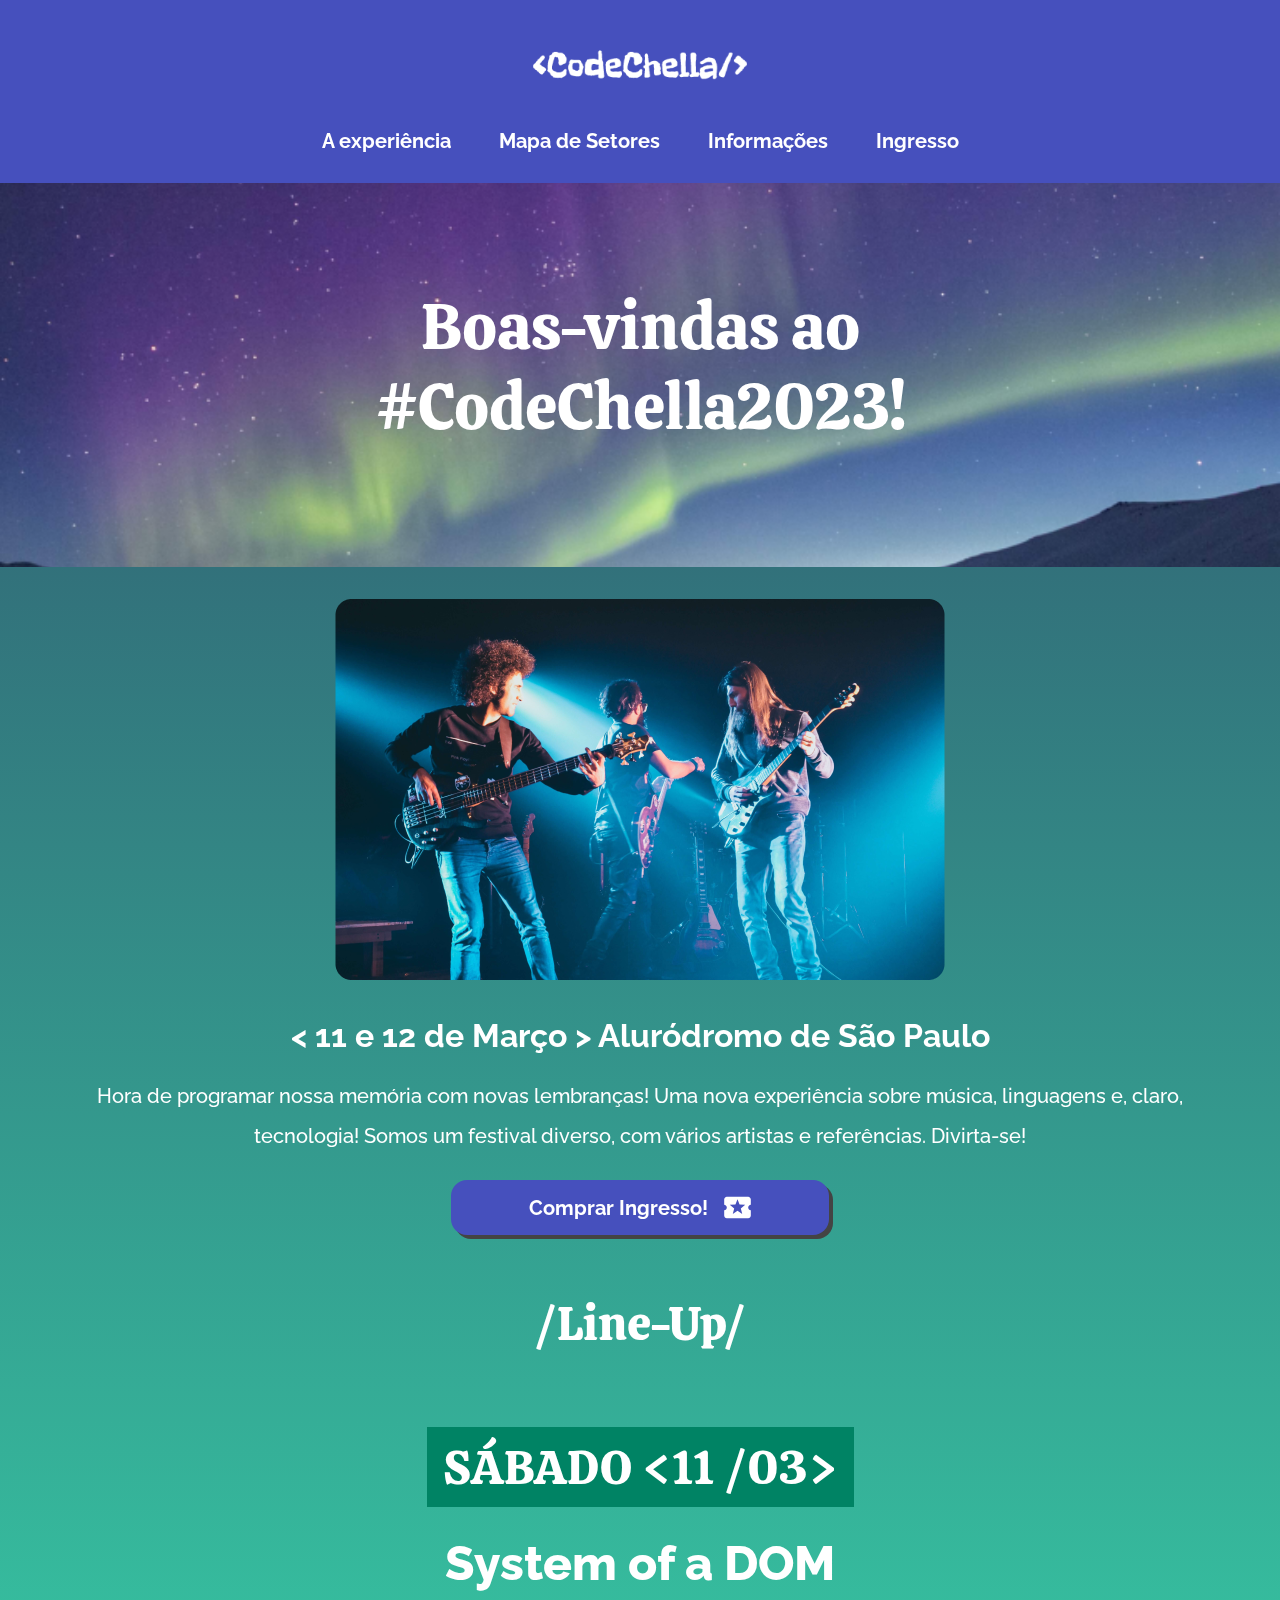
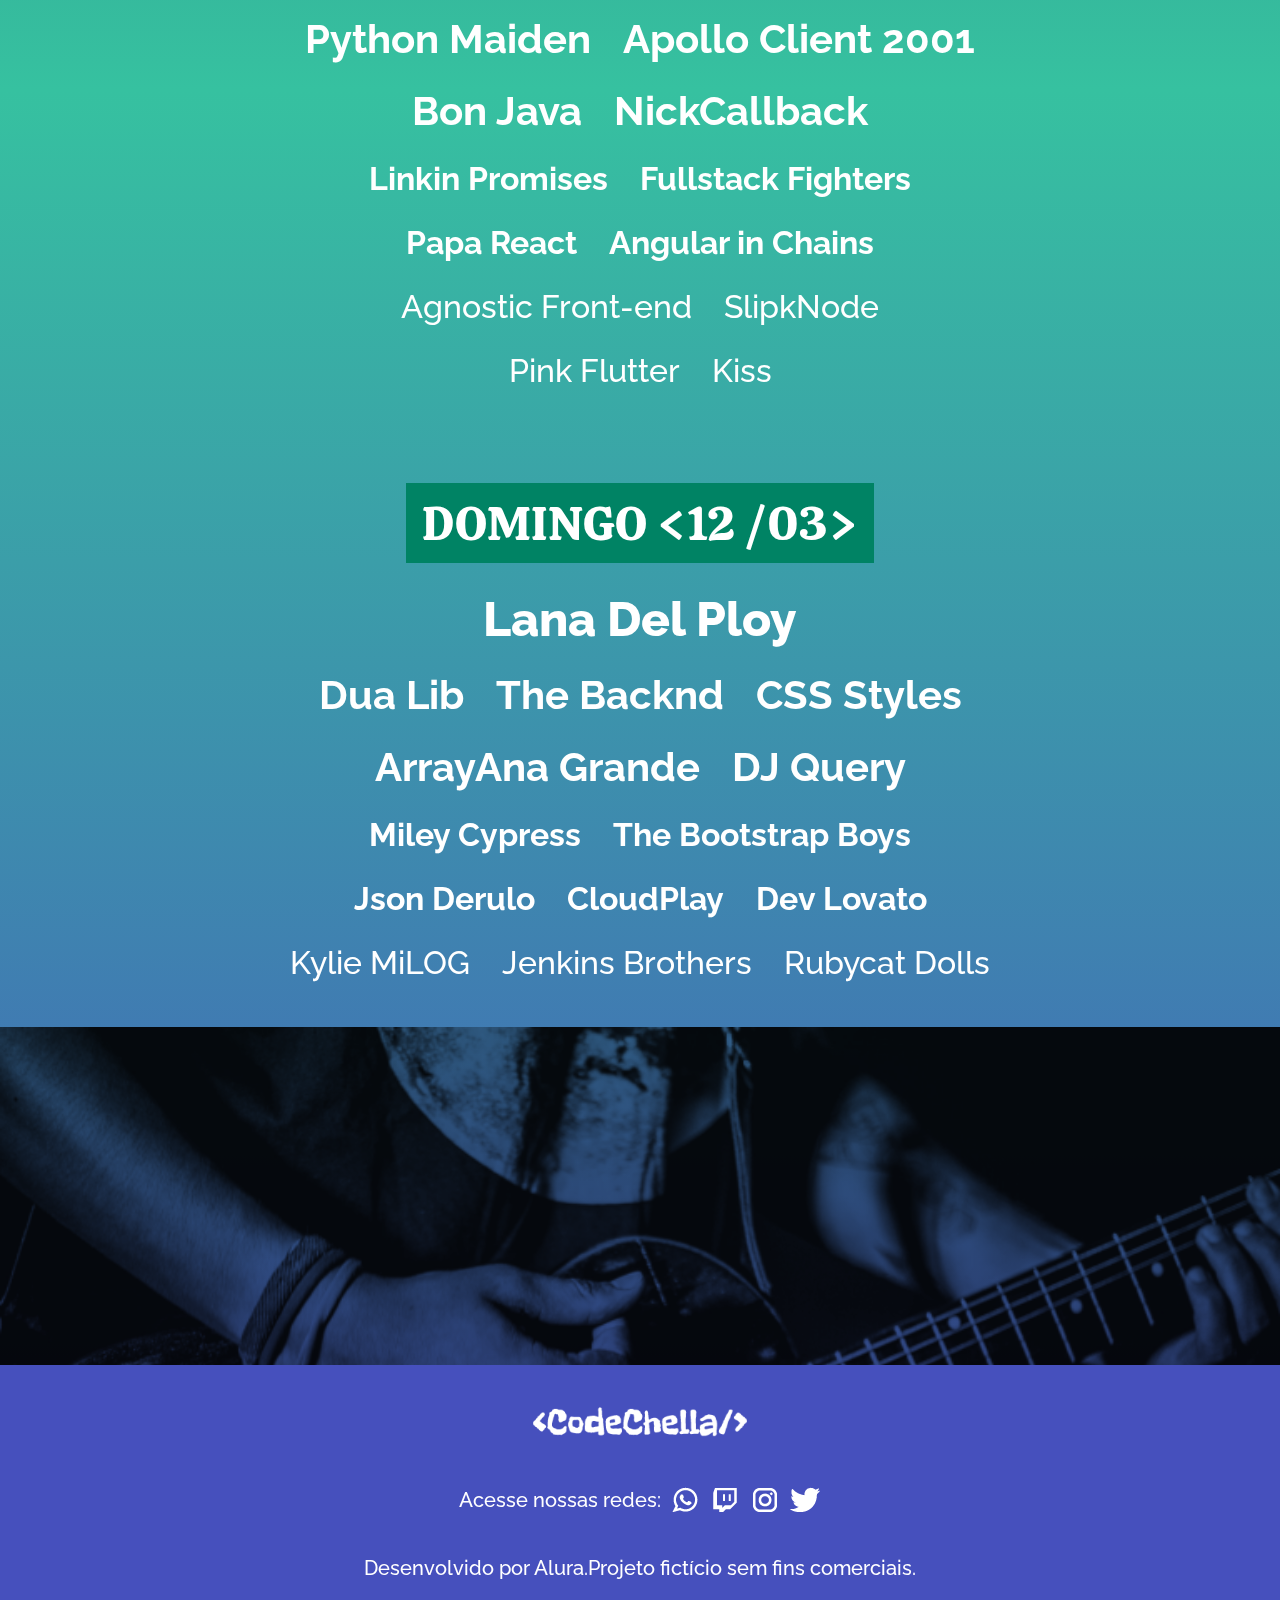
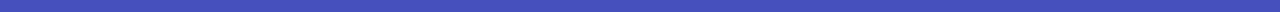
<file: index.html>
<!DOCTYPE html>
<html lang="pt-br">

<head>
    <meta charset="UTF-8">
    <meta http-equiv="X-UA-Compatible" content="IE=edge">
    <meta name="viewport" content="width=device-width, initial-scale=1.0">
    <title>Home</title>
    <link rel="stylesheet" href="style.css">
    <link rel="stylesheet" href="reset.css">
</head>

<body>
    <header class="cabecalho">
        <a href="index.html"><img class="cabecalho__logo" src="assets/mobile/logobranco.svg" alt="logo codechella"></a>
        <div class="menu">
            <input type="checkbox" id="botao-cabecalho" class="botao__cabecalho">
            <label for="botao-cabecalho">
                <span class="menu__hamburguer"></span>
            </label>
            <ul class="lista-menu">
                <li class="lista-menu__item">
                    <a class="lista-menu__link" href="pages/experiencia.html">A experiência</a>
                </li>
                <li class="lista-menu__item">
                    <a class="lista-menu__link" href="pages/mapasetores.html">Mapa de Setores</a>
                </li>
                <li class="lista-menu__item">
                    <a class="lista-menu__link" href="pages/informacoes.html">Informações</a>
                </li>
                <li class="lista-menu__item">
                    <a class="lista-menu__link" href="pages/ingresso.html">Ingresso</a>
                </li>
            </ul>
        </div>
    </header>

    <main>
        <section class="banner home">
            <div class="textos">
                <h2 class="banner__texto">Boas-vindas ao</h2>
                <h1 class="banner__texto">#CodeChella2023!</h1>
            </div>
        </section>

        <section class="container">
            <img class="container__imagem" src="assets/mobile/banner1.png" alt="imagem de uma banda tocando guitarra">
            <img src="assets/tablet/homepage1.png" alt="" class="container__imagemtablet">
            <img src="assets/desktop/imagem1.png" alt="" class="container__imagemdesktop">
            <div class="conteudo-home">
                <h2 class="container__titulo titulo-home">
                    < 11 e 12 de Março > Aluródromo de São Paulo
                </h2>
                <p class="container__texto texto-home">Hora de programar nossa memória com novas lembranças!
                    Uma nova experiência sobre música, linguagens e, claro, tecnologia! Somos um festival diverso,
                    com vários artistas e referências. Divirta-se!
                </p>
                <a href="pages/ingresso.html" class="container__botao">
                    <h3 class="botao__texto">Comprar Ingresso!</h3>
                    <img src="assets/mobile/ingresso.svg" alt="" class="botao__ico">
                </a>
            </div>
        </section>

        <section class="container__atracoes">
            <h2 class="atracoes__titulo">/Line-Up/</h2>

            <div class="atracoes">
                <h2 class="atracoes__subtitulo">SÁBADO <11 /03>
                </h2>

                <div class="atracoes__data">
                    <div class="atracao__primaria">
                        <h2>System of a DOM</h2>
                    </div>

                    <div class="secundarias">
                        <div class="atracao__divisoria">
                            <h5>Python Maiden</h5>
                            <h5>Apollo Client 2001</h5>
                        </div>

                        <div class="atracao__divisoria">
                            <h5>Bon Java</h5>
                            <h5>NickCallback</h5>
                        </div> 
                    </div>

                    <div class="terciarias">
                        <div class="atracao__divisoria">
                            <h5>Linkin Promises</h5>
                            <h5>Fullstack Fighters</h5>
                        </div>
    
                        <div class="atracao__divisoria">
                            <h5>Papa React</h5>
                            <h5>Angular in Chains</h5>
                        </div>
                    </div>

                    <div class="quartenarias">
                        <div class="atracao__divisoria">
                            <h5>Agnostic Front-end</h4>
                            <h5>SlipkNode</h4>
                        </div>
    
                        <div class="atracao__divisoria">
                            <h5>Pink Flutter</h5>
                            <h5>Kiss</h5>
                        </div>
                    </div>
                </div>
            </div>

            <div class="atracoes">
                <h2 class="atracoes__subtitulo">DOMINGO <12 /03>
                </h2>

                <div class="atracoes__data">
                    <div class="atracao__primaria">
                        <h2>Lana Del Ploy</h2>
                    </div>

                    <div class="secundarias">
                        <div class="atracao__divisoria">
                            <h5>Dua Lib</h5>
                            <h5>The Backnd</h5>
                            <h5>CSS Styles</h5>
                        </div>
                        <div class="atracao__divisoria">
                            <h5>ArrayAna Grande</h5>
                            <h5>DJ Query</h5>
                        </div>
                    </div>

                    <div class="terciarias">
                        <div class="atracao__divisoria">
                            <h6>Miley Cypress</h6>
                            <h6>The Bootstrap Boys</h6>
                        </div>

                        <div class="atracao__divisoria">
                            <h6>Json Derulo</h6>
                            <h6>CloudPlay</h6>
                            <h6>Dev Lovato</h6>
                        </div>
                    </div>

                    <div class="quartenarias">
                        <div class="atracao__divisoria">
                            <h4>Kylie MiLOG</h4>
                            <h4>Jenkins Brothers</h4>
                            <h4>Rubycat Dolls</h4>
                        </div>
                    </div>
                </div>
            </div>

            <div class="atracoes__imagem"></div>
        </section>


    </main>

    <footer class="rodape">
        <div class="rodape__redes-sociais">
            <img class="logo-desktop" src="assets/desktop/logobranco.svg" alt="logo codechella">
            <img class="logo"src="assets/mobile/logobranco.svg" alt="logo codechella">
            <div class="logos-sociais">
                <h3 class="texto__redes-sociais">Acesse nossas redes:</h3>
                <div class="redes-sociais">
                    <img class="rodape__logo" src="assets/mobile/wpp.png" alt="logo whatsapp">
                    <img class="rodape__logo" src="assets/mobile/twitch.png" alt="logo twitch">
                    <img class="rodape__logo" src="assets/mobile/instagram.svg" alt="logo instagram">
                    <img class="rodape__logo" src="assets/mobile/twitter.svg" alt="logo twitter">
                </div>
            </div>
        </div>

            <h3 class="rodape__copyright"><span class="textbreak">Desenvolvido por Alura.</span><span class="textbreak2">Projeto fictício sem fins comerciais.</span></h3>
    </footer>
</body>

</html>
</file>
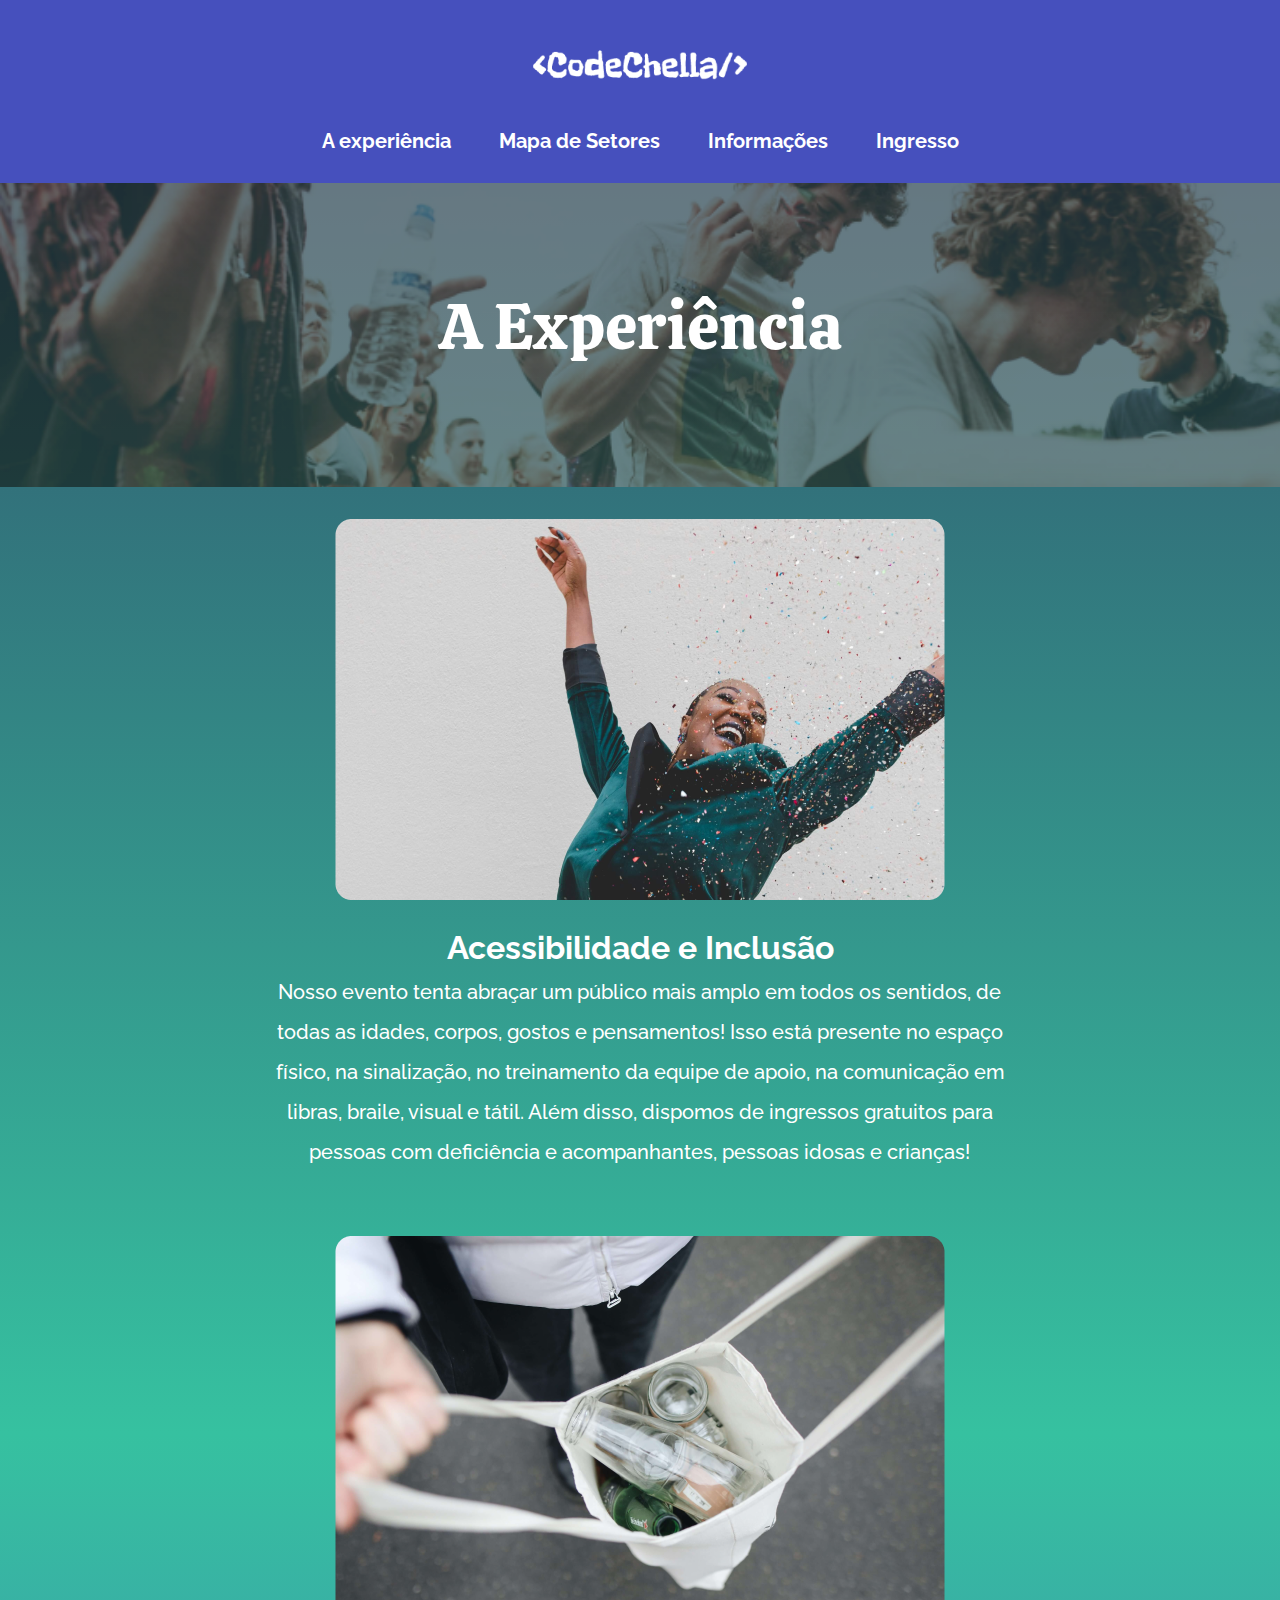
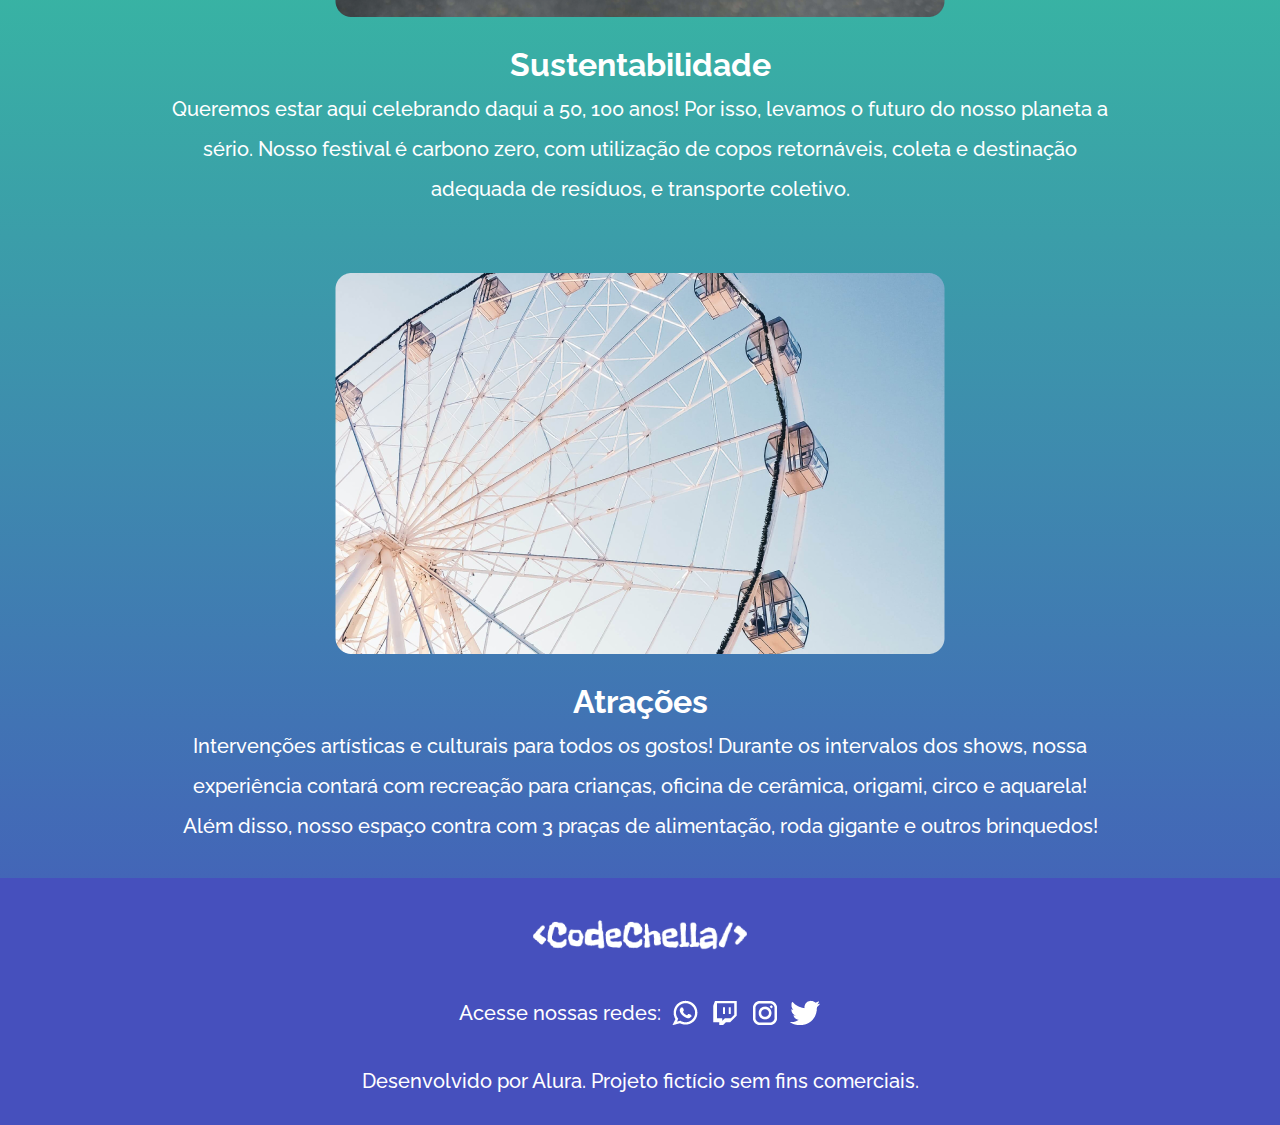
<file: pages/experiencia.html>
<!DOCTYPE html>
<html lang="pt-br">

<head>
    <meta charset="UTF-8">
    <meta http-equiv="X-UA-Compatible" content="IE=edge">
    <meta name="viewport" content="width=device-width, initial-scale=1.0">
    <title>Experiencia</title>
    <link rel="stylesheet" href="../style.css">
    <link rel="stylesheet" href="../reset.css">
</head>

<body>
    <header class="cabecalho">
        <a href="../index.html"><img class="cabecalho__logo" src="../assets/mobile/logobranco.svg" alt="logo codechella"></a>
        <div class="menu">
            <input type="checkbox" id="botao-cabecalho" class="botao__cabecalho">
            <label for="botao-cabecalho">
                <span class="menu__hamburguer"></span>
            </label>
            <ul class="lista-menu">
                <li class="lista-menu__item">
                    <a class="lista-menu__link" href="experiencia.html">A experiência</a>
                </li>
                <li class="lista-menu__item">
                    <a class="lista-menu__link" href="mapasetores.html">Mapa de Setores</a>
                </li>
                <li class="lista-menu__item">
                    <a class="lista-menu__link" href="informacoes.html">Informações</a>
                </li>
                <li class="lista-menu__item">
                    <a class="lista-menu__link" href="ingresso.html">Ingresso</a>
                </li>
            </ul>
        </div>
    </header>

    <main>
        <section class="banner experiencia">
            <div class="textos">
                <h2 class="banner__texto">A Experiência</h2>
            </div>
        </section>

        <section class="container">
            <img src="../assets/mobile/experiencia1.png" alt="" class="experiencia__imagem-mobile">
            <img src="../assets/tablet/experiencia1.png" alt="" class="experiencia__imagem-tablet">
            <div class="conteudo-experiencia">
                <h2 class="container__titulo titulo-experiencia">Acessibilidade e Inclusão</h2>
                <p class="container__texto texto-experiencia texto-teste">Nosso evento tenta abraçar um público mais amplo em todos
                    os sentidos, de
                    todas as idades, corpos, gostos e pensamentos! Isso está presente no espaço físico, na sinalização,
                    no treinamento da equipe de apoio, na comunicação em libras, braile, visual e tátil. Além disso,
                    dispomos de ingressos gratuitos para pessoas com deficiência e acompanhantes, pessoas idosas e
                    crianças!</p>
            </div>
        </section>

        <section class="container-direito">
            <img src="../assets/mobile/experiencia2.png" alt="" class="experiencia__imagem-mobile">
            <img src="../assets/tablet/experiencia2.png" alt="" class="experiencia__imagem-tablet">

            <div class="conteudo-experiencia direito">
                <h2 class="container__titulo titulo-experiencia">Sustentabilidade</h2>
                <p class="container__texto texto-experiencia">Queremos estar aqui celebrando daqui a 50, 100 anos! Por
                    isso, levamos o futuro do nosso planeta a sério. Nosso festival é carbono zero, com utilização de
                    copos retornáveis, coleta e destinação adequada de resíduos, e transporte coletivo.</p>
            </div>
        </section>

        <section class="container">
            <img src="../assets/mobile/experiencia3.png" alt="" class="experiencia__imagem-mobile">
            <img src="../assets/tablet/experiencia3.png" alt="" class="experiencia__imagem-tablet">

            <div class="conteudo-experiencia">
                <h2 class="container__titulo titulo-experiencia">Atrações</h2>
                <p class="container__texto texto-experiencia">Intervenções artísticas e culturais para todos os gostos!
                    Durante os intervalos dos shows, nossa experiência contará com recreação para crianças, oficina de
                    cerâmica, origami, circo e aquarela! Além disso, nosso espaço contra com 3 praças de alimentação,
                    roda gigante e outros brinquedos!</p>
            </div>
        </section>

    </main>

    <footer class="rodape">
        <div class="rodape__redes-sociais">
            <img class="logo-desktop" src="../assets/desktop/logobranco.svg" alt="logo codechella">
            <img class="logo" src="../assets/mobile/logobranco.svg" alt="logo codechella">
            <div class="logos-sociais">
                <h3 class="texto__redes-sociais">Acesse nossas redes:</h3>
                <div class="redes-sociais">
                    <img class="rodape__logo" src="../assets/mobile/wpp.png" alt="logo whatsapp">
                    <img class="rodape__logo" src="../assets/mobile/twitch.png" alt="logo twitch">
                    <img class="rodape__logo" src="../assets/mobile/instagram.svg" alt="logo instagram">
                    <img class="rodape__logo" src="../assets/mobile/twitter.svg" alt="logo twitter">
                </div>
            </div>
        </div>

        <h3 class="rodape__copyright"><span class="textbreak">Desenvolvido por Alura.</span><span class="textbreak2">
                Projeto fictício sem fins comerciais.</span></h3>
    </footer>
</body>

</html>
</file>
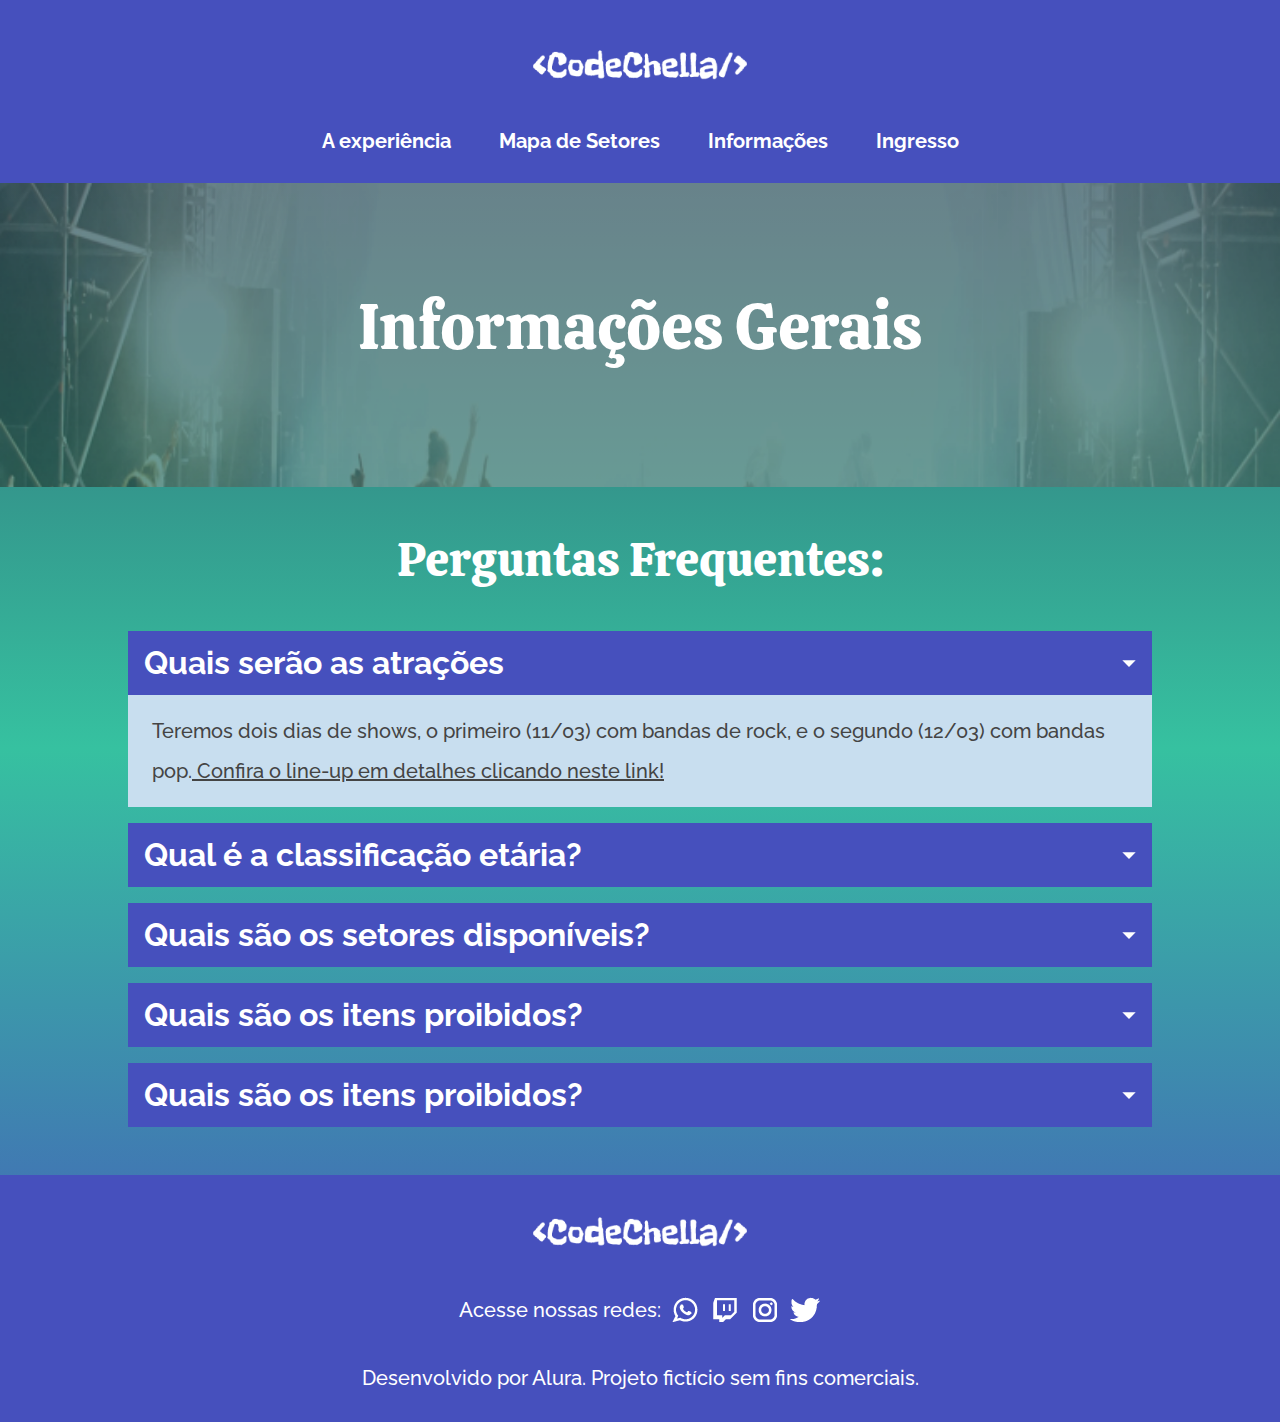
<file: pages/informacoes.html>
<!DOCTYPE html>
<html lang="pt-br">

<head>
    <meta charset="UTF-8">
    <meta http-equiv="X-UA-Compatible" content="IE=edge">
    <meta name="viewport" content="width=device-width, initial-scale=1.0">
    <title>Informações</title>
    <link rel="stylesheet" href="../style.css">
    <link rel="stylesheet" href="../reset.css">
</head>

<body>
    <header class="cabecalho">
        <a href="../index.html"><img class="cabecalho__logo" src="../assets/mobile/logobranco.svg" alt="logo codechella"></a>
        <div class="menu">
            <input type="checkbox" id="botao-cabecalho" class="botao__cabecalho">
            <label for="botao-cabecalho">
                <span class="menu__hamburguer"></span>
            </label>
            <ul class="lista-menu">
                <li class="lista-menu__item">
                    <a class="lista-menu__link" href="experiencia.html">A experiência</a>
                </li>
                <li class="lista-menu__item">
                    <a class="lista-menu__link" href="mapasetores.html">Mapa de Setores</a>
                </li>
                <li class="lista-menu__item">
                    <a class="lista-menu__link" href="informacoes.html">Informações</a>
                </li>
                <li class="lista-menu__item">
                    <a class="lista-menu__link" href="ingresso.html">Ingresso</a>
                </li>
            </ul>
        </div>
    </header>

    <main>
        <section class="banner informacoes">
            <div class="textos">
                <h2 class="banner__texto">Informações Gerais</h2>
            </div>
        </section>

        <section class="perguntas__frequentes">
            <div class="perguntas__titulo">
                <h2 class="perguntas-titulo">Perguntas Frequentes:</h2>
            </div>
            <div class="perguntas__container">
                <div class="divisao__perguntas">
                    <div class="divisao__perguntas-itens">
                        <div class="perguntas__texto">
                            <span class="perguntas">Quais serão as atrações</span>
                        </div>
                        <img src="../assets/mobile/arrow_drop_down.svg" alt="">
                    </div>
                    <p class="resposta">Teremos dois dias de shows, o primeiro (11/03) com bandas de rock, e o
                        segundo (12/03) com bandas pop.<span class="sublinhado"> Confira o line-up em detalhes clicando neste link!</span></p>
                </div>

                <div class="divisao__perguntas">
                    <div class="divisao__perguntas-itens">
                        <div class="perguntas__texto">
                            <span class="perguntas">Qual é a classificação etária?</span>
                        </div>
                        <img src="../assets/mobile/arrow_drop_down.svg" alt="">
                    </div>
                </div>

                <div class="divisao__perguntas">
                    <div class="divisao__perguntas-itens">
                        <div class="perguntas__texto">
                            <span class="perguntas">Quais são os setores disponíveis?</span>
                        </div>
                        <img src="../assets/mobile/arrow_drop_down.svg" alt="">
                    </div>
                </div>
                <div class="divisao__perguntas">
                    <div class="divisao__perguntas-itens">
                        <div class="perguntas__texto">
                            <span class="perguntas">Quais são os itens proibidos?</span>
                        </div>
                        <img src="../assets/mobile/arrow_drop_down.svg" alt="">
                    </div>
                </div>
                <div class="divisao__perguntas">
                    <div class="divisao__perguntas-itens">
                        <div class="perguntas__texto">
                            <span class="perguntas">Quais são os itens proibidos?</span>
                        </div>
                        <img src="../assets/mobile/arrow_drop_down.svg" alt="">
                    </div>
                </div>
        </section>
    </main>

    <footer class="rodape">
        <div class="rodape__redes-sociais">
            <img class="logo-desktop" src="../assets/desktop/logobranco.svg" alt="logo codechella">
            <img class="logo" src="../assets/mobile/logobranco.svg" alt="logo codechella">
            <div class="logos-sociais">
                <h3 class="texto__redes-sociais">Acesse nossas redes:</h3>
                <div class="redes-sociais">
                    <img class="rodape__logo" src="../assets/mobile/wpp.png" alt="logo whatsapp">
                    <img class="rodape__logo" src="../assets/mobile/twitch.png" alt="logo twitch">
                    <img class="rodape__logo" src="../assets/mobile/instagram.svg" alt="logo instagram">
                    <img class="rodape__logo" src="../assets/mobile/twitter.svg" alt="logo twitter">
                </div>
            </div>
        </div>

        <h3 class="rodape__copyright"><span class="textbreak">Desenvolvido por Alura.</span><span class="textbreak2">
                Projeto fictício sem fins comerciais.</span></h3>
    </footer>
</body>

</html>
</file>
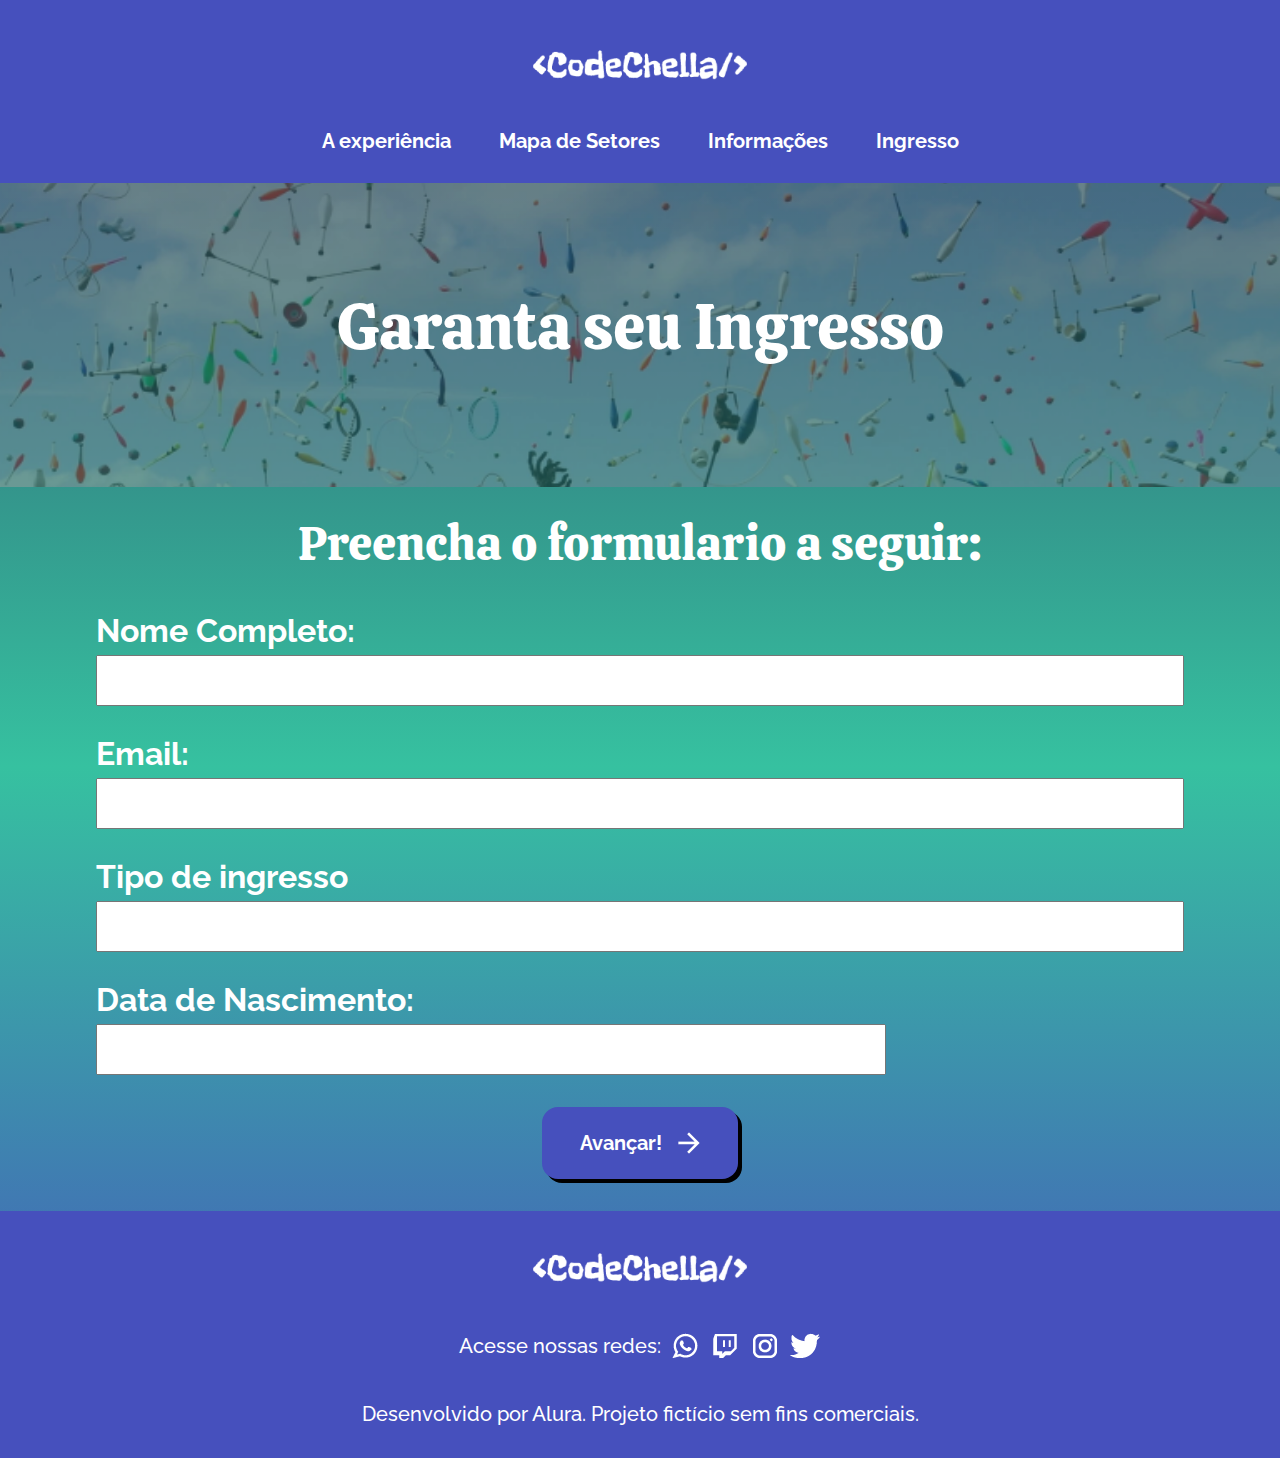
<file: pages/ingresso.html>
<!DOCTYPE html>
<html lang="pt-br">

<head>
    <meta charset="UTF-8">
    <meta http-equiv="X-UA-Compatible" content="IE=edge">
    <meta name="viewport" content="width=device-width, initial-scale=1.0">
    <title>Garanta seu ingresso!</title>
    <link rel="stylesheet" href="../style.css">
    <link rel="stylesheet" href="../reset.css">
</head>

<body>
    <header class="cabecalho">
        <a href="../index.html"><img class="cabecalho__logo" src="../assets/mobile/logobranco.svg" alt="logo codechella"></a>
        <div class="menu">
            <input type="checkbox" id="botao-cabecalho" class="botao__cabecalho">
            <label for="botao-cabecalho">
                <span class="menu__hamburguer"></span>
            </label>
            <ul class="lista-menu">
                <li class="lista-menu__item">
                    <a class="lista-menu__link" href="experiencia.html">A experiência</a>
                </li>
                <li class="lista-menu__item">
                    <a class="lista-menu__link" href="mapasetores.html">Mapa de Setores</a>
                </li>
                <li class="lista-menu__item">
                    <a class="lista-menu__link" href="informacoes.html">Informações</a>
                </li>
                <li class="lista-menu__item">
                    <a class="lista-menu__link" href="ingresso.html">Ingresso</a>
                </li>
            </ul>
        </div>
    </header>

    <main>
        <section class="banner ingresso">
            <div class="textos">
                <h2 class="banner__texto">Garanta seu Ingresso</h2>
            </div>
        </section>

        <section class="formulario">
                <h2 class="formulario__titulo">Preencha o formulario a seguir:</h2>
                <div class="formulario__container">
                    <div class="espaco__form">
                        <h2 class="tamanho-texto">Nome Completo:</h2>
                        <input type="text" class="nomeinput">
                    </div>
                    <div class="espaco__form">
                        <h2 class="tamanho-texto">Email:</h2>
                        <input type="text" class="emailinput">
                    </div>

                    <div class="divisao__form">
                        <div class="espaco__form">
                            <h2 class="tamanho-texto">Tipo de ingresso</h2>
                            <input list="tipoingressos" class="tipoingressoinput">
                        </div>
                        <div class="espaco__form">
                            <h2 class="tamanho-texto">Data de Nascimento:</h2>
                            <input type="text" class="dateinput">
                        </div>
                    </div>
                        <a href="ingressocomprado.html" class="avancar">
                            <h2 class="avancartexto">Avançar!</h2>
                            <img src="../assets/mobile/setinha.png" alt="setinha para o lado">
                        </a>
                </div>
        </section>

    </main>
    <footer class="rodape">
        <div class="rodape__redes-sociais">
            <img class="logo-desktop" src="../assets/desktop/logobranco.svg" alt="logo codechella">
            <img class="logo" src="../assets/mobile/logobranco.svg" alt="logo codechella">
            <div class="logos-sociais">
                <h3 class="texto__redes-sociais">Acesse nossas redes:</h3>
                <div class="redes-sociais">
                    <img class="rodape__logo" src="../assets/mobile/wpp.png" alt="logo whatsapp">
                    <img class="rodape__logo" src="../assets/mobile/twitch.png" alt="logo twitch">
                    <img class="rodape__logo" src="../assets/mobile/instagram.svg" alt="logo instagram">
                    <img class="rodape__logo" src="../assets/mobile/twitter.svg" alt="logo twitter">
                </div>
            </div>
        </div>

        <h3 class="rodape__copyright"><span class="textbreak">Desenvolvido por Alura.</span><span class="textbreak2">
                Projeto fictício sem fins comerciais.</span></h3>
    </footer>
</body>
</html>
</file>
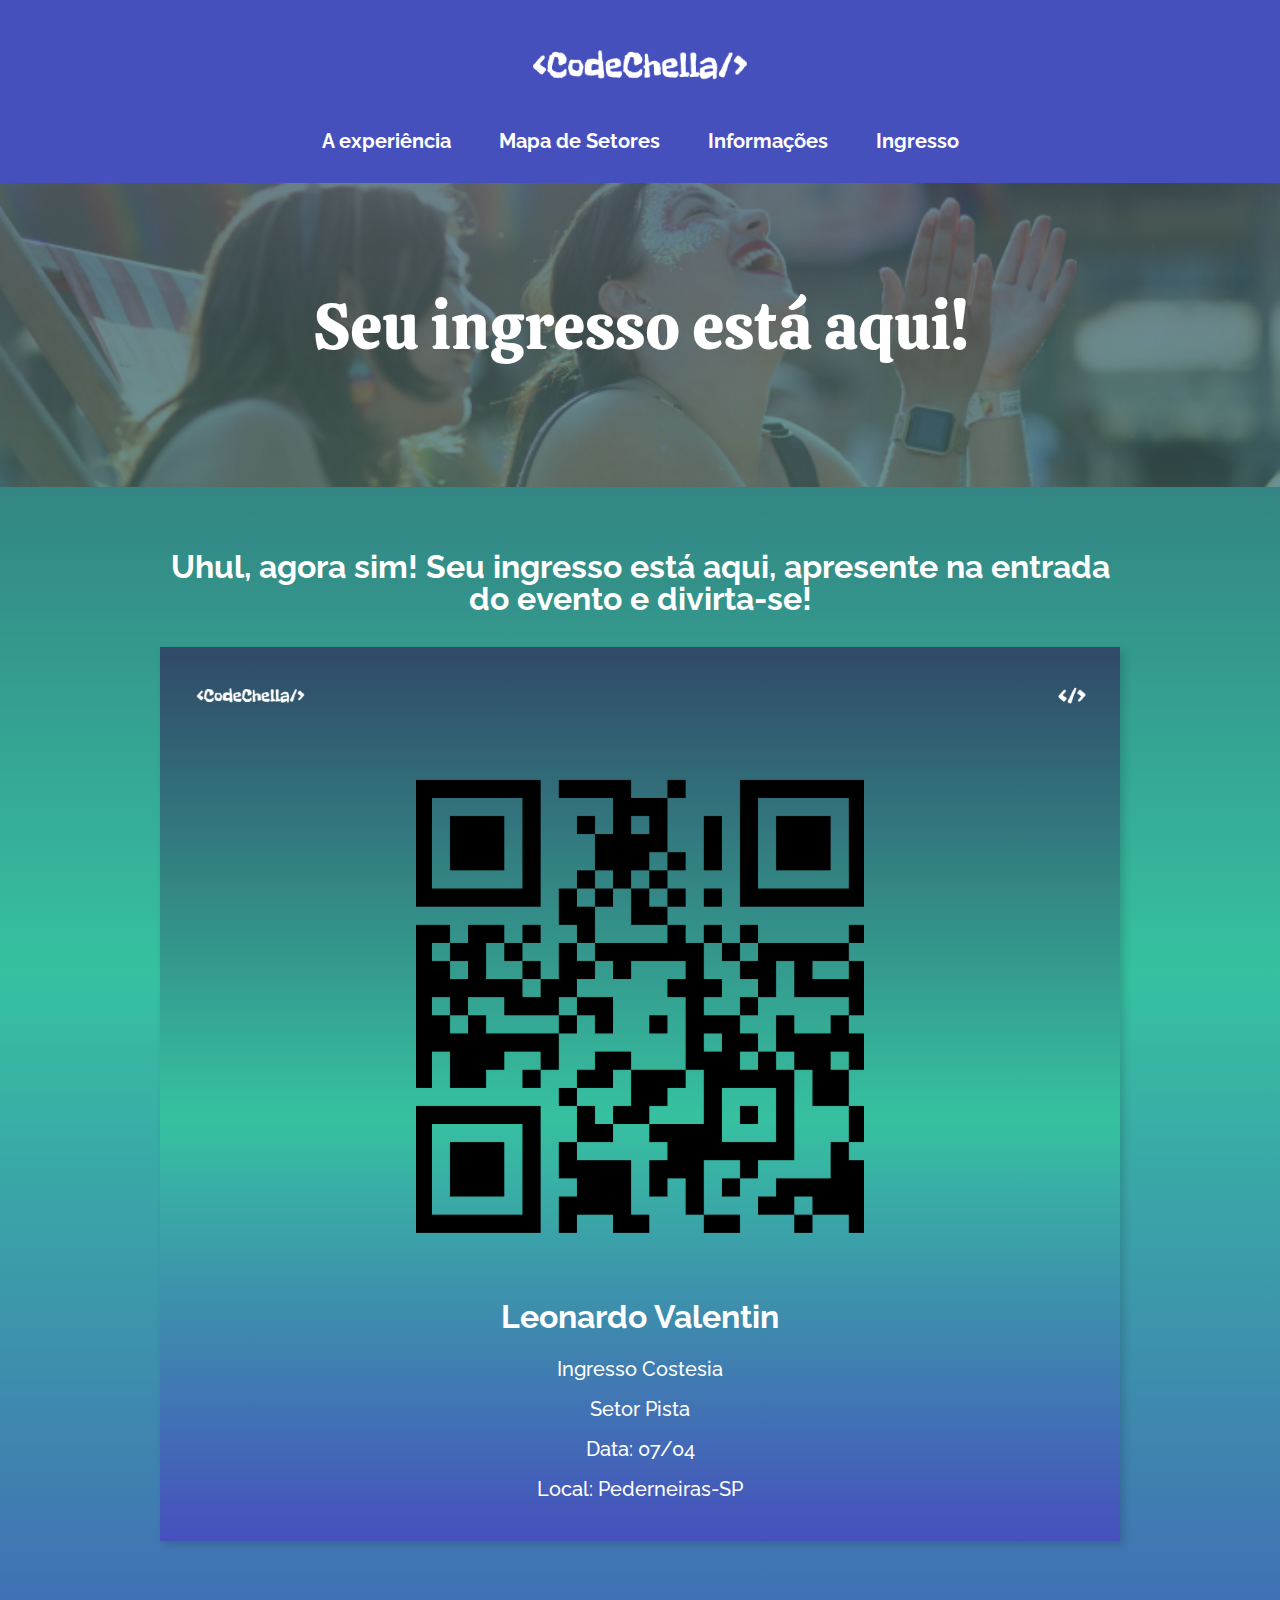
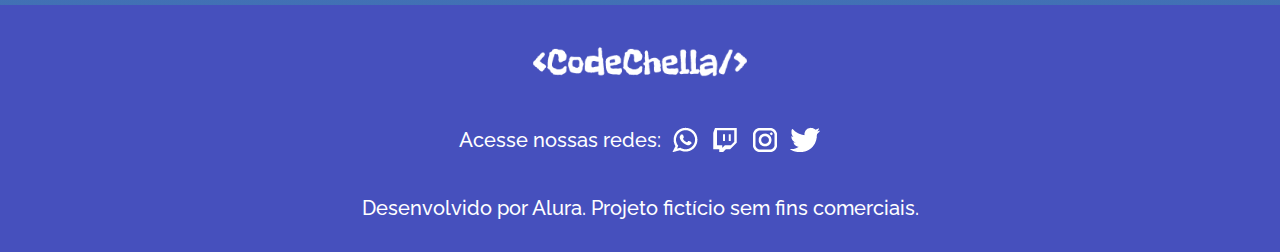
<file: pages/ingressocomprado.html>
<!DOCTYPE html>
<html lang="pt-br">

<head>
    <meta charset="UTF-8">
    <meta http-equiv="X-UA-Compatible" content="IE=edge">
    <meta name="viewport" content="width=device-width, initial-scale=1.0">
    <title>Garanta seu ingresso!</title>
    <link rel="stylesheet" href="../style.css">
    <link rel="stylesheet" href="../reset.css">
</head>

<body>
    <header class="cabecalho">
        <a href="../index.html"><img class="cabecalho__logo" src="../assets/mobile/logobranco.svg" alt="logo codechella"></a>
        <div class="menu">
            <input type="checkbox" id="botao-cabecalho" class="botao__cabecalho">
            <label for="botao-cabecalho">
                <span class="menu__hamburguer"></span>
            </label>
            <ul class="lista-menu">
                <li class="lista-menu__item">
                    <a class="lista-menu__link" href="experiencia.html">A experiência</a>
                </li>
                <li class="lista-menu__item">
                    <a class="lista-menu__link" href="mapasetores.html">Mapa de Setores</a>
                </li>
                <li class="lista-menu__item">
                    <a class="lista-menu__link" href="informacoes.html">Informações</a>
                </li>
                <li class="lista-menu__item">
                    <a class="lista-menu__link" href="ingresso.html">Ingresso</a>
                </li>
            </ul>
        </div>
    </header>

    <main>
        <section class="banner ingressocomprado">
            <div class="textos">
                <h2 class="banner__texto">Seu ingresso está aqui!</h2>
            </div>
        </section>

        <section class="conteudodoqrcode">
            <h2 class="titulo__inicial">Uhul, agora sim! Seu ingresso está aqui, apresente na entrada do evento e divirta-se!</h2>

            <div class="card__principal">

                <div class="logos__qrcode">
                    <img class="logo-qrcode" src="../assets/mobile/logobranco.svg" alt="logo codechella">
                    <img class="logo-qrcode" src="../assets/mobile/simboloingresso.svg" alt="" class="hashtag">
                </div>

                <div class="card__conteudo">

                    <img src="../assets/mobile/qrcode.svg" alt="" class="qrcode-image">

                    <div class="card__itens">

                        <h2 class="card__itens-titulo">Leonardo Valentin</h2>

                        <ul class="card__itens-menu">
                            <li class="card__menu-itens">Ingresso Costesia</li>
                            <li class="card__menu-itens">Setor Pista</li>
                            <li class="card__menu-itens">Data: 07/04</li>
                            <li class="card__menu-itens">Local: Pederneiras-SP</li>
                        </ul>

                    </div>
                </div>

            </div>
        </section>
    </main>

    <footer class="rodape">
        <div class="rodape__redes-sociais">
            <img class="logo-desktop" src="../assets/desktop/logobranco.svg" alt="logo codechella">
            <img class="logo" src="../assets/mobile/logobranco.svg" alt="logo codechella">
            <div class="logos-sociais">
                <h3 class="texto__redes-sociais">Acesse nossas redes:</h3>
                <div class="redes-sociais">
                    <img class="rodape__logo" src="../assets/mobile/wpp.png" alt="logo whatsapp">
                    <img class="rodape__logo" src="../assets/mobile/twitch.png" alt="logo twitch">
                    <img class="rodape__logo" src="../assets/mobile/instagram.svg" alt="logo instagram">
                    <img class="rodape__logo" src="../assets/mobile/twitter.svg" alt="logo twitter">
                </div>
            </div>
        </div>

        <h3 class="rodape__copyright"><span class="textbreak">Desenvolvido por Alura.</span><span class="textbreak2">
                Projeto fictício sem fins comerciais.</span></h3>
    </footer>
</body>
</html>
</file>
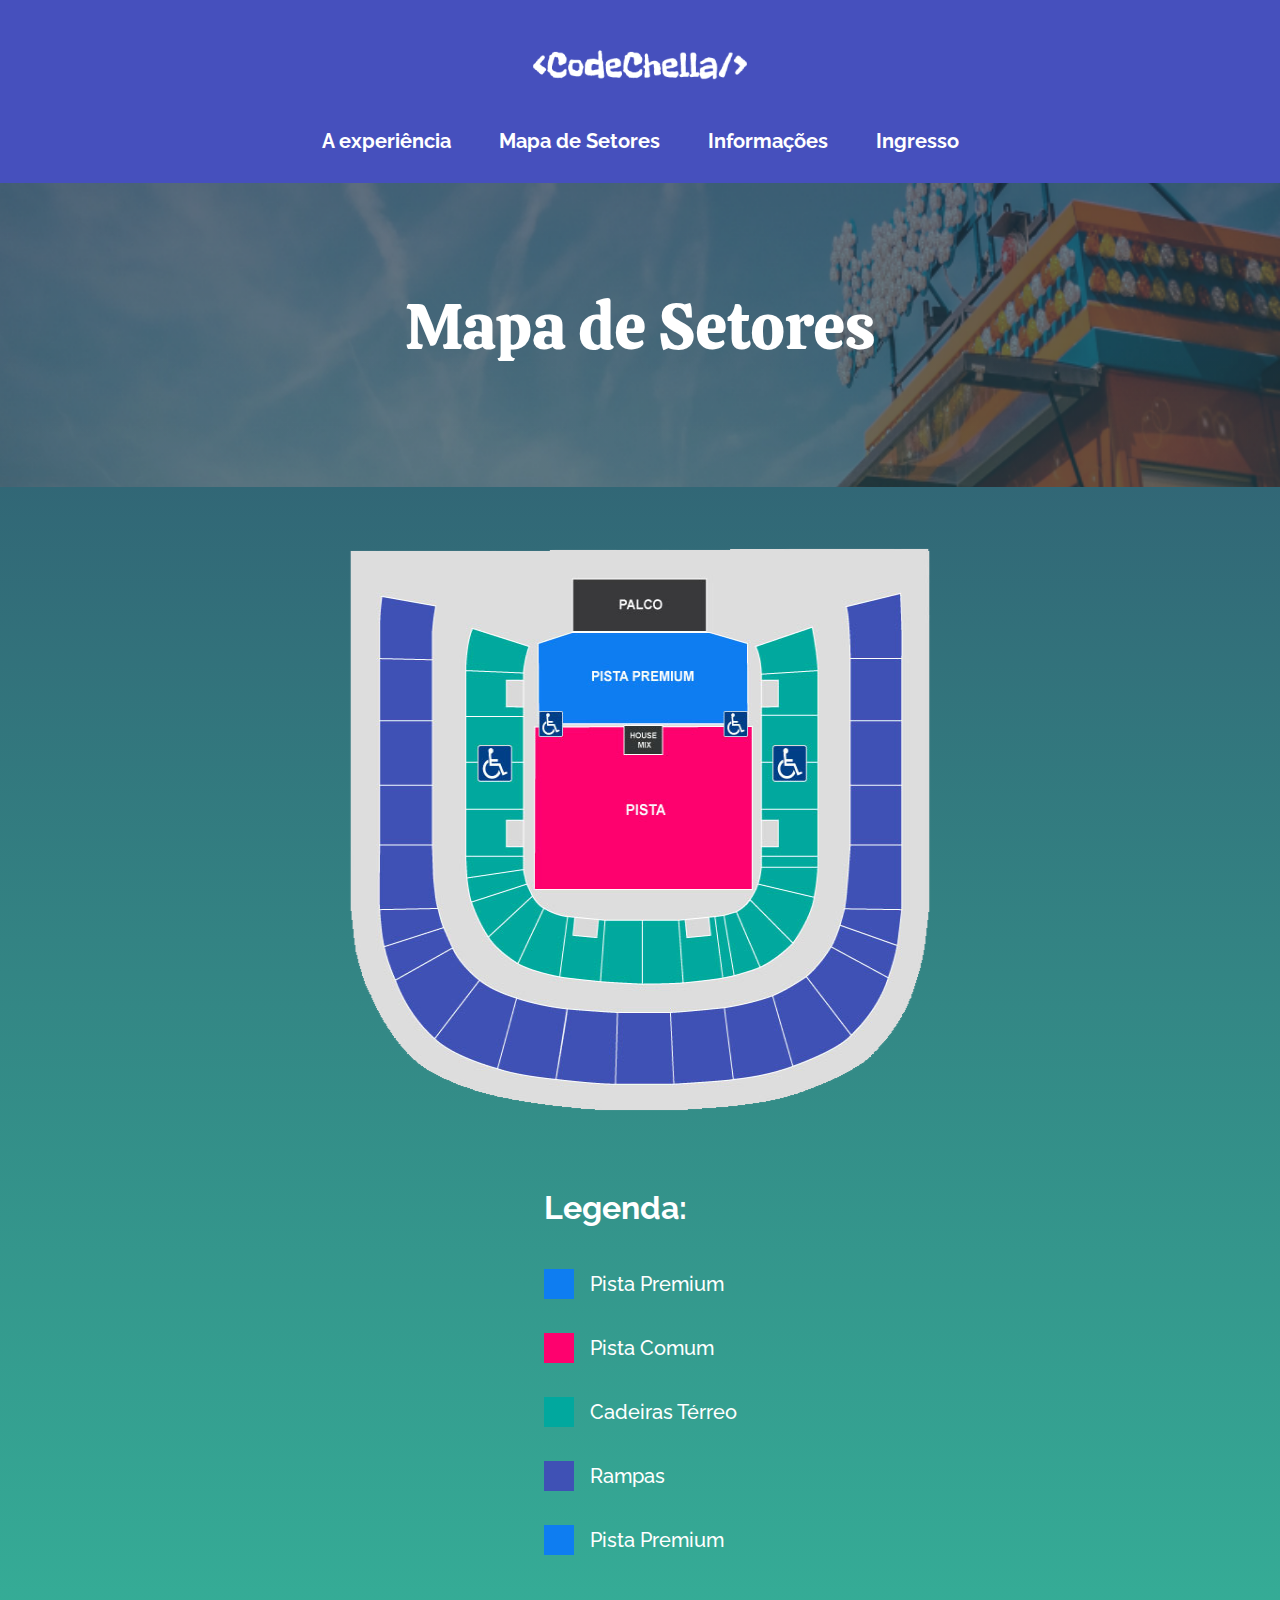
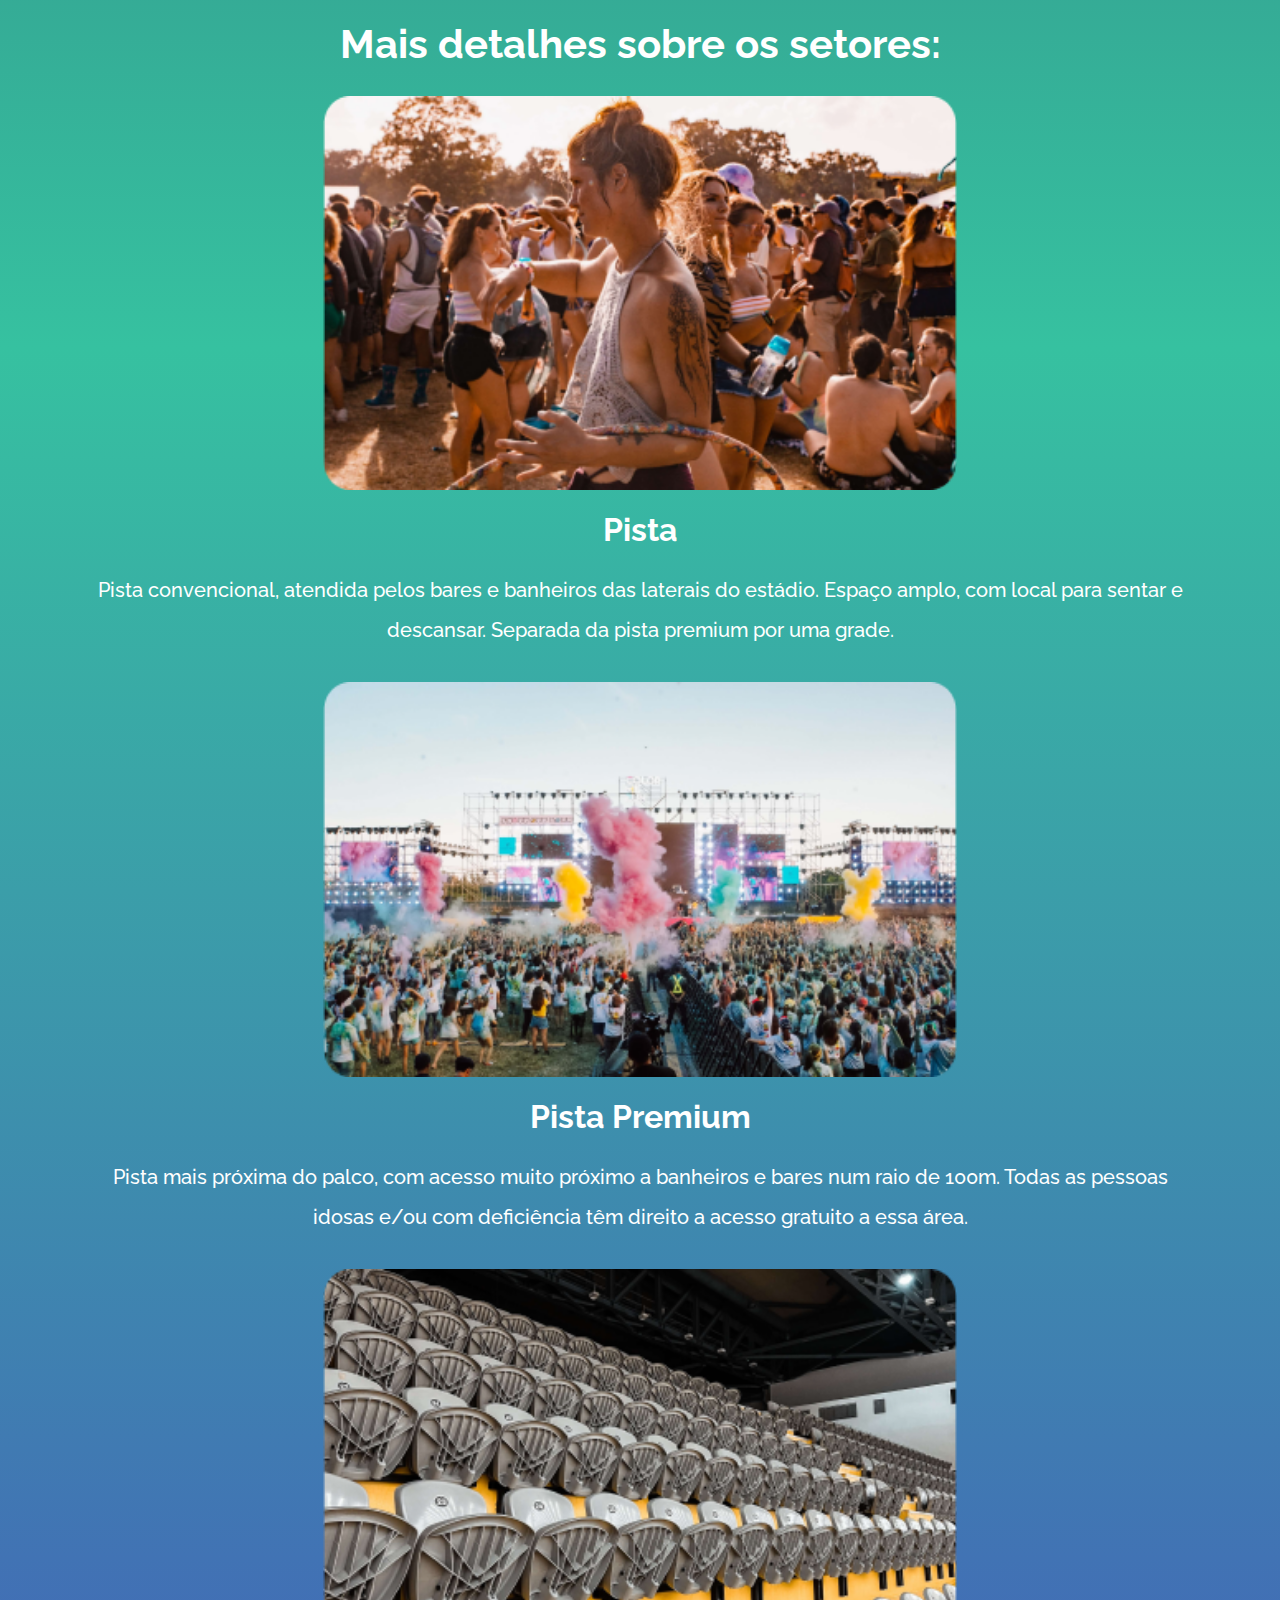
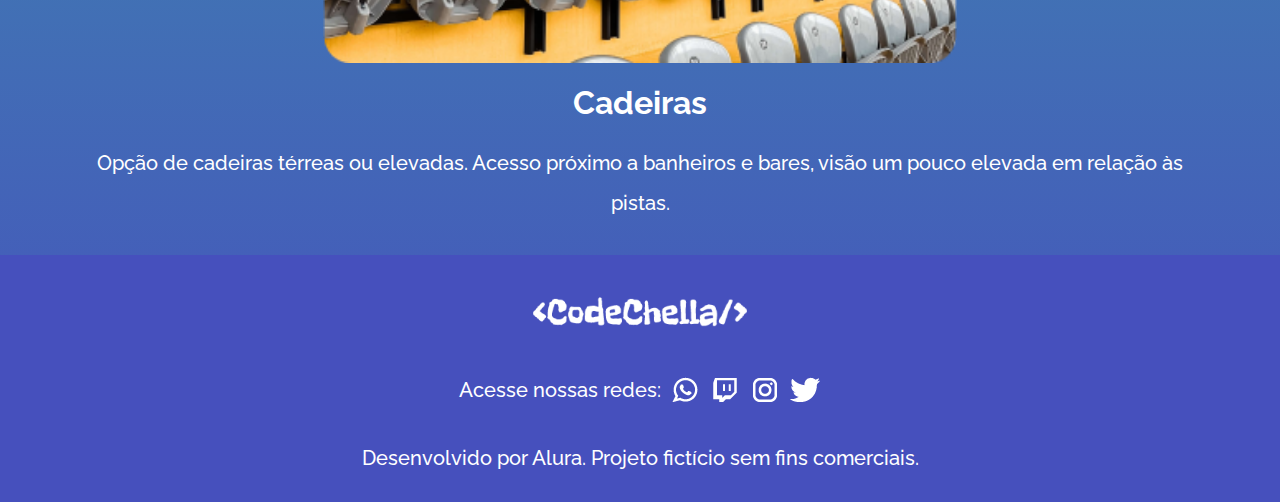
<file: pages/mapasetores.html>
<!DOCTYPE html>
<html lang="pt-br">

<head>
    <meta charset="UTF-8">
    <meta http-equiv="X-UA-Compatible" content="IE=edge">
    <meta name="viewport" content="width=device-width, initial-scale=1.0">
    <title>Mapa de setores</title>
    <link rel="stylesheet" href="../style.css">
    <link rel="stylesheet" href="../reset.css">
</head>

<body>
    <header class="cabecalho">
        <a href="../index.html"><img class="cabecalho__logo" src="../assets/mobile/logobranco.svg" alt="logo codechella"></a>
        <div class="menu">
            <input type="checkbox" id="botao-cabecalho" class="botao__cabecalho">
            <label for="botao-cabecalho">
                <span class="menu__hamburguer"></span>
            </label>
            <ul class="lista-menu">
                <li class="lista-menu__item">
                    <a class="lista-menu__link" href="experiencia.html">A experiência</a>
                </li>
                <li class="lista-menu__item">
                    <a class="lista-menu__link" href="mapasetores.html">Mapa de Setores</a>
                </li>
                <li class="lista-menu__item">
                    <a class="lista-menu__link" href="informacoes.html">Informações</a>
                </li>
                <li class="lista-menu__item">
                    <a class="lista-menu__link" href="ingresso.html">Ingresso</a>
                </li>
            </ul>
        </div>
    </header>

    <main>
        <section class="banner mapadesetores">
            <div class="textos">
                <h2 class="banner__texto">Mapa de Setores</h2>
            </div>
        </section>

        <section class="container__legenda">
            <div class="conteudo__legenda">
                <img src="../assets/mobile/legenda_setores.png" alt="" class="img-legenda-mobile">
                <img src="../assets/tablet/legenda__mapasetores.png" alt="" class="img-legenda-tablet">
                <img src="../assets/desktop/legenda__mapasetores.png" alt="" class="img-legenda-desktop">
    
                <ul class="legenda-menu">
                    <li class="legenda-titulo">Legenda:</li>
                    <li class="legenda-item">
                        <div class="quadrado-divisao">
                            <div class="quadrado azul"></div>
                            <h3 class="legenda-texto">Pista Premium</h3>
                        </div>
                    </li>
                    <li class="legenda-item">
                        <div class="quadrado-divisao">
                            <div class="quadrado vermelho"></div>
                            <h3 class="legenda-texto">Pista Comum</h3>
                        </div>
                    </li>
                    <li class="legenda-item">
                        <div class="quadrado-divisao">
                            <div class="quadrado verde"></div>
                            <h3 class="legenda-texto">Cadeiras Térreo</h3>
                        </div>
                    </li>
                    <li class="legenda-item">
                        <div class="quadrado-divisao">
                            <div class="quadrado roxo"></div>
                            <h3 class="legenda-texto">Rampas</h3>
                        </div>
                    </li>
                    <li class="legenda-item">
                        <div class="quadrado-divisao">
                            <div class="quadrado azul"></div>
                            <h3 class="legenda-texto">Pista Premium</h3>
                        </div>
                    </li>
                </ul>
            </div>
        </section>

        <section class="detalhes__setores">
            <h2 class="detalhes__titulo">Mais detalhes sobre os setores:</h2>

            <div class="detalhes__container">
                <div class="detalhes__card">
                    <img src="../assets/mobile/setores1.png" alt="" class="img-primeirocard-mobile">
                    <img src="../assets/tablet/mapasetores1.png" alt="" class="img-primeirocard-tablet">
                    <img src="../assets/desktop/mapasetores1.png" alt="" class="img-primeirocard-desktop">
    
                    <h2 class="card__titulo">Pista</h2>
                    <p class="card__texto">Pista convencional, atendida pelos bares e banheiros das laterais do estádio.
                        Espaço amplo, com local para sentar e descansar. Separada da pista premium por uma grade.</p>
                </div>
    
                <div class="detalhes__card segundo__card">
                    <img src="../assets/mobile/setores2.png" alt="" class="img-segundocard-mobile">
                    <img src="../assets/tablet/mapasetores2.png" alt="" class="img-segundocard-tablet">
                    <img src="../assets/desktop/mapasetores3.png" alt="" class="img-segundocard-desktop">
    
                    <h2 class="card__titulo">Pista Premium</h2>
                    <p class="card__texto">Pista mais próxima do palco, com acesso muito próximo a banheiros e bares num
                        raio de 100m. Todas as pessoas idosas e/ou com deficiência têm direito a acesso gratuito a essa
                        área.</p>
                </div>
    
                <div class="detalhes__card">
                    <img src="../assets/mobile/setores3.png" alt="" class="img-terceirocard-mobile">
                    <img src="../assets/tablet/mapasetores3.png" alt="" class="img-terceirocard-tablet">
                    <img src="../assets/desktop/mapasetores4.png" alt="" class="img-terceirocard-desktop">
    
                    <h2 class="card__titulo">Cadeiras</h2>
                    <p class="card__texto">Opção de cadeiras térreas ou elevadas. Acesso próximo a banheiros e bares, visão
                        um pouco elevada em relação às pistas.</p>
                </div>
            </div>

        </section>

    </main>

    <footer class="rodape">
        <div class="rodape__redes-sociais">
            <img class="logo-desktop" src="../assets/desktop/logobranco.svg" alt="logo codechella">
            <img class="logo" src="../assets/mobile/logobranco.svg" alt="logo codechella">
            <div class="logos-sociais">
                <h3 class="texto__redes-sociais">Acesse nossas redes:</h3>
                <div class="redes-sociais">
                    <img class="rodape__logo" src="../assets/mobile/wpp.png" alt="logo whatsapp">
                    <img class="rodape__logo" src="../assets/mobile/twitch.png" alt="logo twitch">
                    <img class="rodape__logo" src="../assets/mobile/instagram.svg" alt="logo instagram">
                    <img class="rodape__logo" src="../assets/mobile/twitter.svg" alt="logo twitter">
                </div>
            </div>
        </div>

        <h3 class="rodape__copyright"><span class="textbreak">Desenvolvido por Alura.</span><span class="textbreak2">
                Projeto fictício sem fins comerciais.</span></h3>
    </footer>
</body>

</html>
</file>
<file: style.css>
@import url('https://fonts.googleapis.com/css2?family=Calistoga&family=Raleway:wght@500;700;800&display=swap');
@import url("styles/header.css");
@import url("styles/banner.css");
@import url("styles/footer.css");
@import url("styles/home.css");
@import url("styles/experiencia.css");
@import url("styles/mapadesetores.css");
@import url("styles/informacoes.css");
@import url("styles/formulario.css");
@import url("styles/ingressocomprado.css");
@import url("styles/tamanhos.css");

:root {
    --fonte-principal: 'Raleway', sans-serif;
    --fonte-secundaria: 'Calistoga', cursive;
    --roxo-boreal: linear-gradient(180deg, #304968 0%, #36C1A0 52.6%, #4650BD 100%);
    --secundaria-verde: #304968;
    --terciaria-coral: #36C1A0;
    --terciaria-lilas: #B6BCFF;
    --primario-roxo: #4650BD;
    --primario-verde: #008364;
    --branco: #FFFFFF;
    --botaohover: #606ADA;
}

body {
    background: var(--roxo-boreal);
    font-family: var(--fonte-principal);
}
</file>
